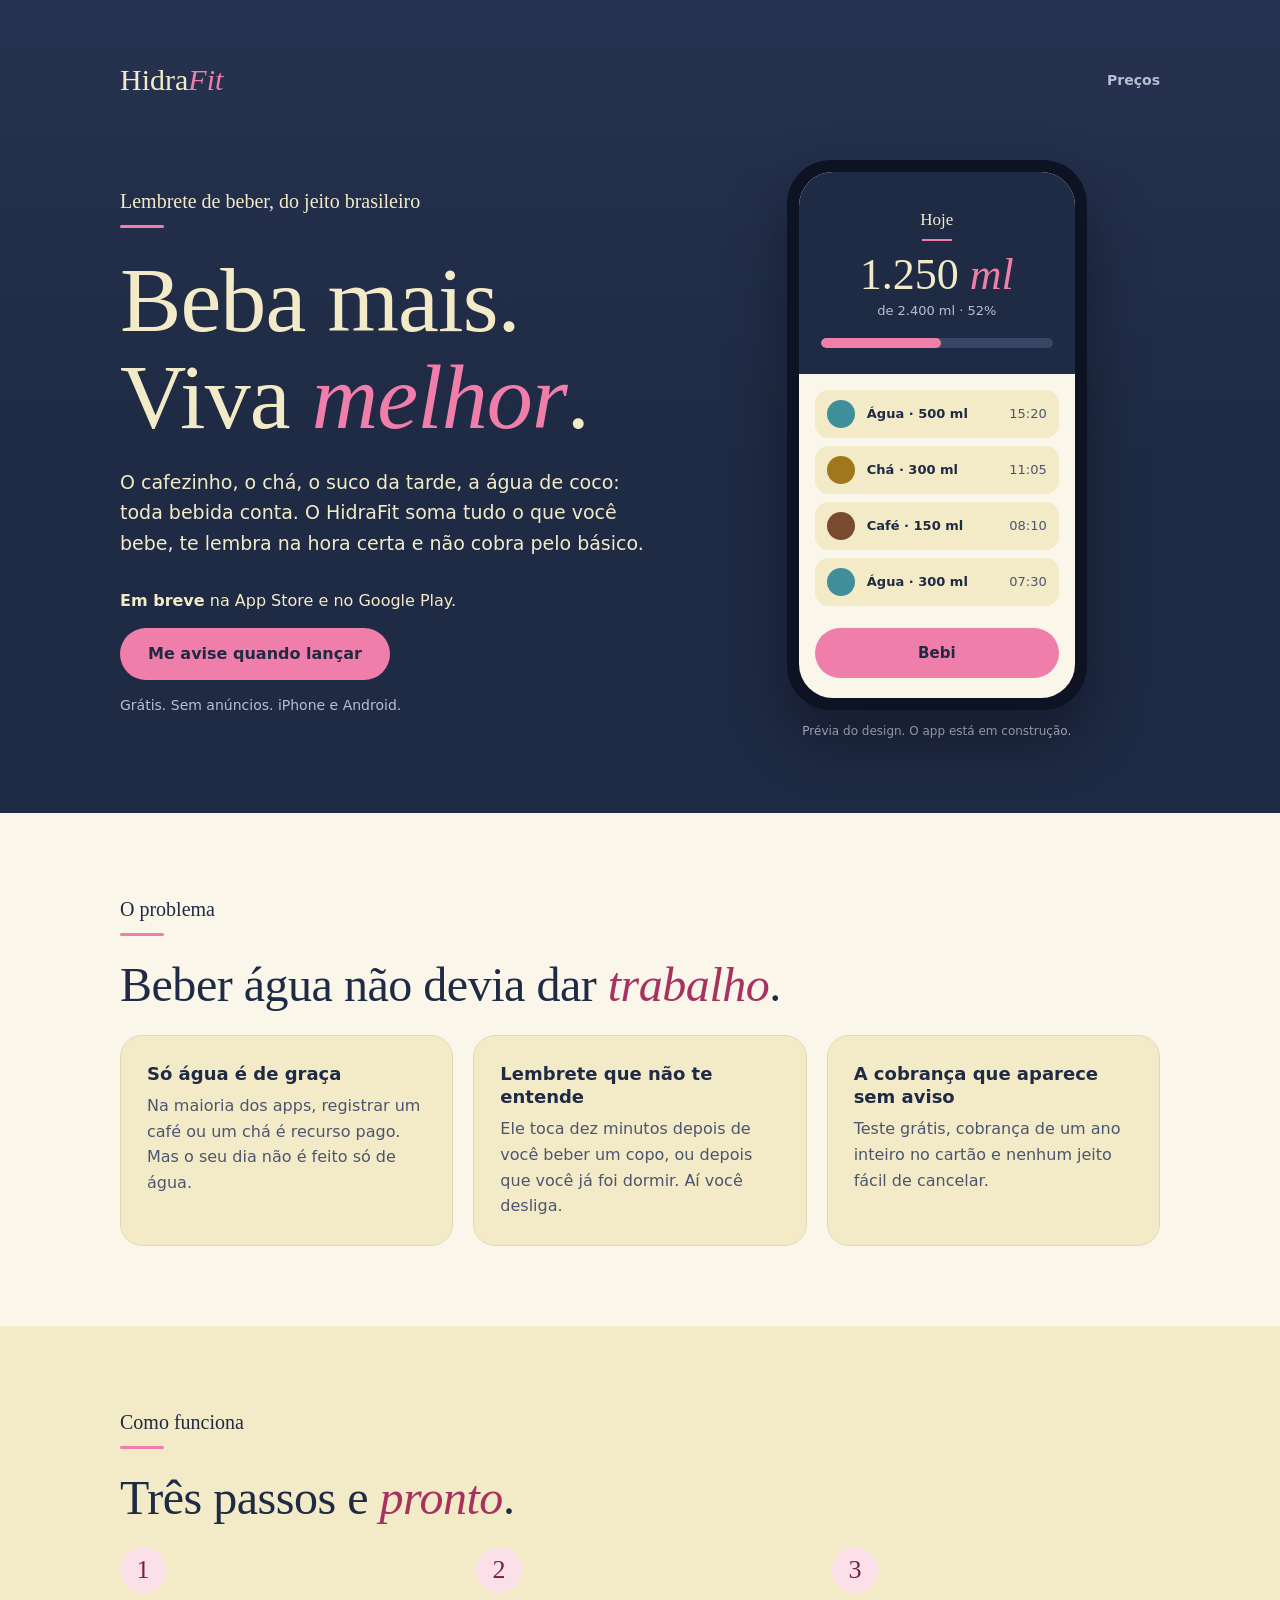
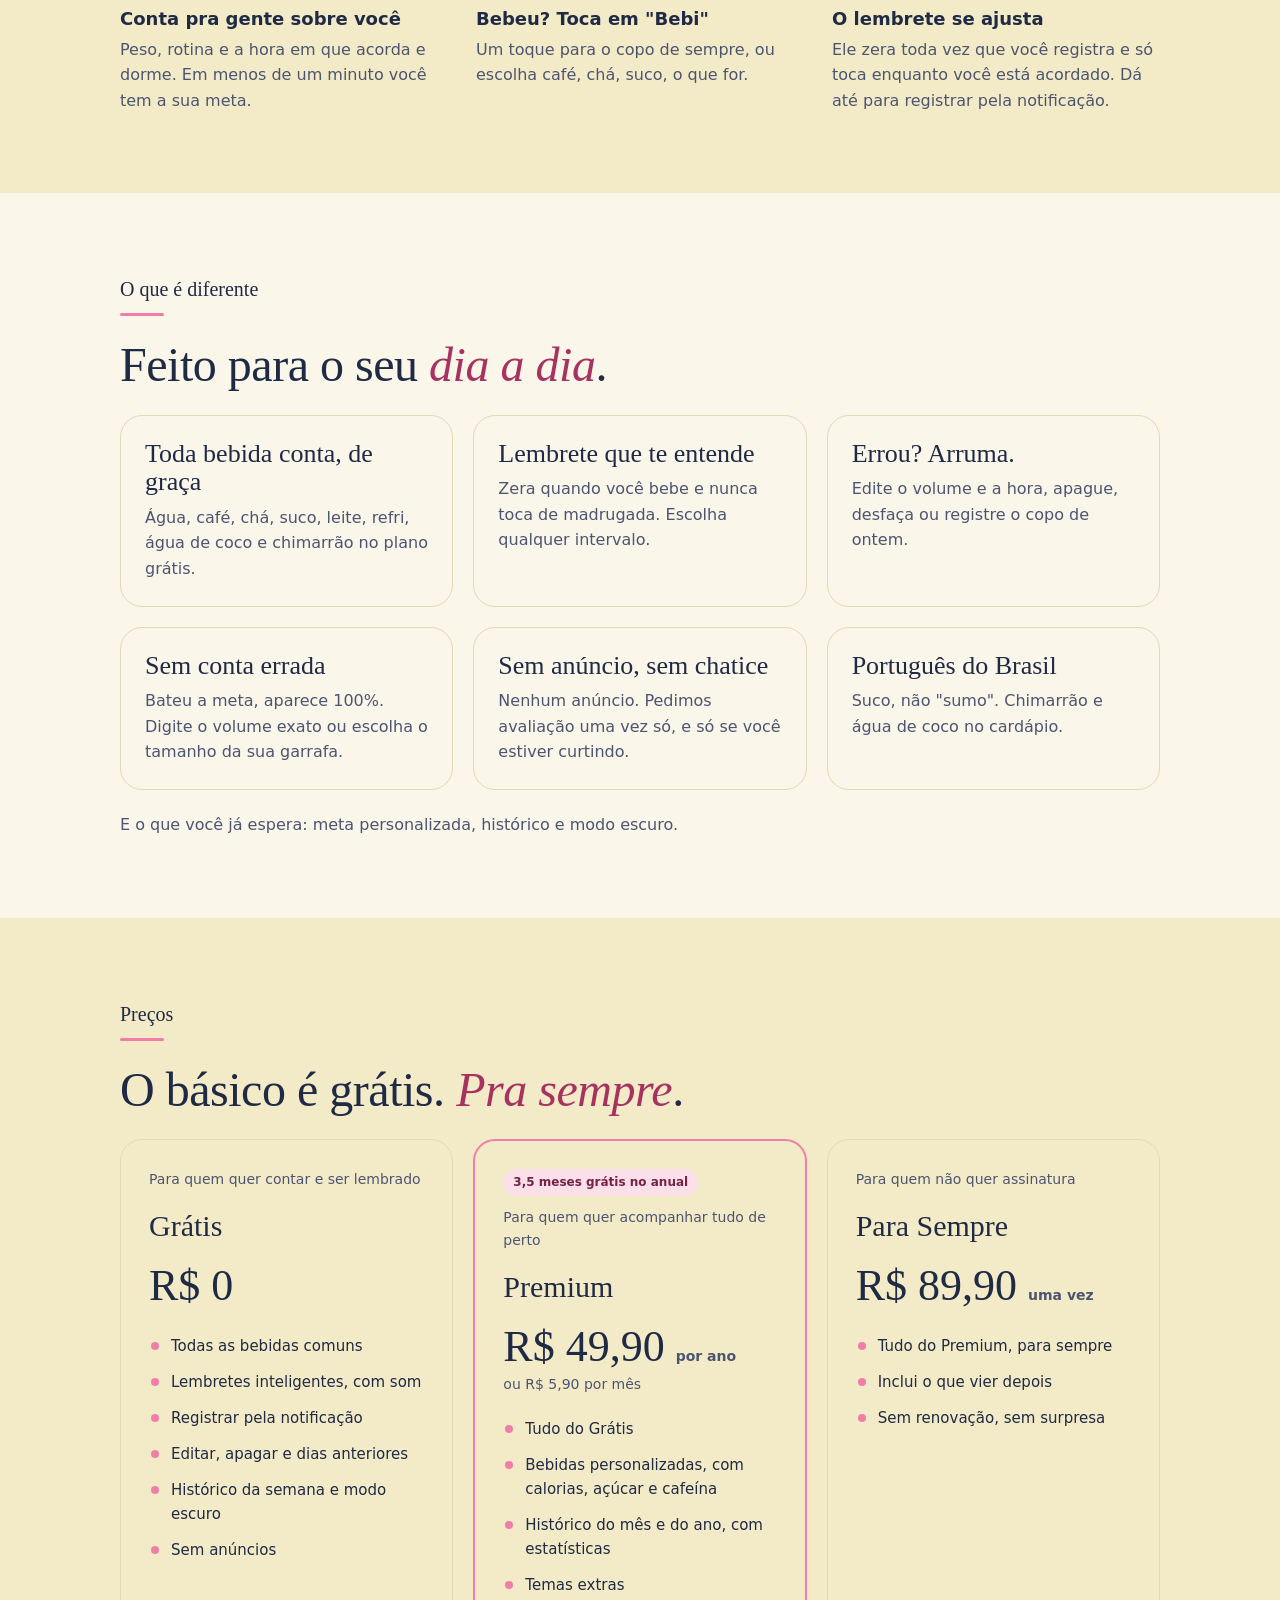
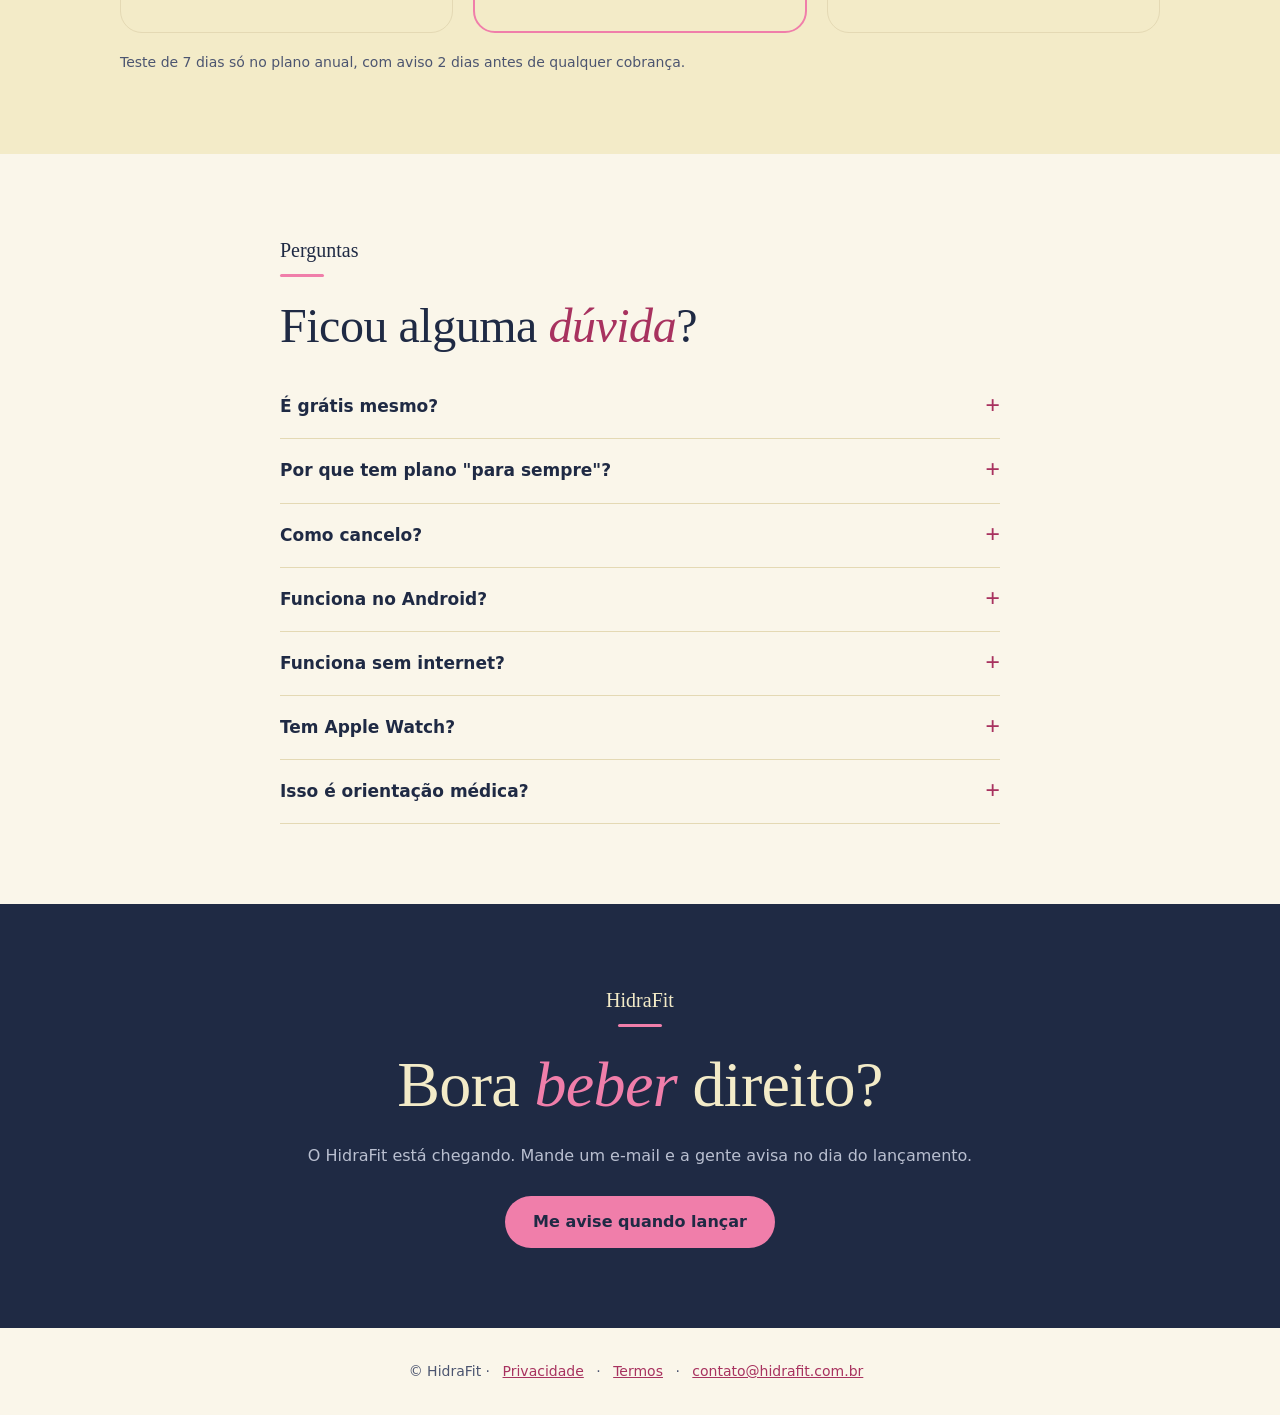
<file: index.html>
<!doctype html>
<html lang="pt-BR">
<head>
<meta charset="utf-8">
<meta name="viewport" content="width=device-width, initial-scale=1">
<meta http-equiv="Content-Security-Policy" content="default-src 'self'; script-src 'none'; style-src 'self' 'unsafe-inline' https://fonts.googleapis.com; font-src https://fonts.gstatic.com; img-src 'self' data:; object-src 'none'; base-uri 'self'; form-action 'none'">
<meta name="referrer" content="strict-origin-when-cross-origin">
<title>HidraFit · Beba mais. Viva melhor.</title>
<link rel="icon" type="image/png" href="favicon.png">
<meta name="description" content="O HidraFit soma tudo o que você bebe, te lembra na hora certa e não cobra pelo básico. Grátis, sem anúncios, para iPhone e Android.">
<meta property="og:title" content="HidraFit · Beba mais. Viva melhor.">
<meta property="og:description" content="Café, chá, suco, água de coco: tudo conta. Lembrete que te entende, sem anúncios.">
<meta property="og:type" content="website">
<meta property="og:url" content="https://hidrafit.com.br/">
<meta property="og:image" content="https://hidrafit.com.br/og.png">
<meta property="og:image:width" content="1200">
<meta property="og:image:height" content="630">
<meta property="og:image:alt" content="Logo do HidraFit, uma gota com uma pessoa dentro, e a frase Beba mais. Viva melhor.">
<meta property="og:locale" content="pt_BR">
<meta name="twitter:card" content="summary_large_image">
<link rel="preconnect" href="https://fonts.googleapis.com">
<link rel="preconnect" href="https://fonts.gstatic.com" crossorigin>
<link href="https://fonts.googleapis.com/css2?family=Instrument+Serif:ital@0;1&family=Montserrat:wght@500;600;700&display=swap" rel="stylesheet">
<style>
  /* Values from replica/design/tokens.json (light) and tokens.dark.json (dark). */
  :root{
    --bg:#faf6ea; --surface:#f3ebc8; --border:#e4d9b4; --border-input:#7a7258;
    --text:#1f2a44; --text-muted:#4c5570;
    --accent:#f07eaa; --on-accent:#1f2a44; --accent-text:#a8325f;
    --accent-soft:#fbe0ea; --on-accent-soft:#7a2047;
    --hero:#1f2a44; --on-hero:#f3ebc8; --hero-accent:#f07eaa; --hero-muted:#b9bfd0;
    --progress:#f07eaa; --progress-track:#3a4566;
    --success:#1f7a4d;
    --drink-water:#3f8f9b; --drink-coffee:#7a4a2e; --drink-tea:#a1771b;
    --display:'Instrument Serif', Georgia, serif;
    --sans:'Montserrat', system-ui, -apple-system, 'Segoe UI', Roboto, sans-serif;
    --r-md:14px; --r-lg:22px;
    --shadow-pop:0 12px 32px rgba(31,42,68,.20);
  }
  @media (prefers-color-scheme: dark){
    :root{
      --bg:#121828; --surface:#1f2a44; --border:#334063; --border-input:#8790aa;
      --text:#f3ebc8; --text-muted:#c2c4cc;
      --accent:#f07eaa; --on-accent:#121828; --accent-text:#f07eaa;
      --accent-soft:#4a2338; --on-accent-soft:#fbc6da;
      --success:#5fd39a;
      --drink-water:#6cc3cf; --drink-coffee:#c99a7a; --drink-tea:#e0b34f;
      --shadow-pop:0 12px 32px rgba(0,0,0,.45);
    }
  }
  *{box-sizing:border-box; margin:0; padding:0}
  html{scroll-behavior:smooth}
  body{background:var(--bg); color:var(--text); font:500 16px/1.6 var(--sans); -webkit-font-smoothing:antialiased}
  a{color:var(--accent-text)}
  .wrap{max-width:1080px; margin:0 auto; padding:0 20px}
  h1,h2{font-family:var(--display); font-weight:400; line-height:1.05; letter-spacing:-.01em}
  h1 em,h2 em{font-style:italic; color:var(--accent-text)}
  .hero h1 em,.closing h2 em{color:var(--hero-accent)}
  h2{font-size:clamp(34px,5vw,48px); margin-bottom:24px}
  section{padding:80px 0}
  .muted{color:var(--text-muted)}

  /* the label with the pink rule, as in the owner's Reels */
  .tag{display:inline-block; font-family:var(--display); font-size:20px; padding-bottom:6px; margin-bottom:18px}
  .tag::after{content:""; display:block; width:44px; height:3px; margin:8px auto 0; background:var(--accent); border-radius:2px}
  .tag.left::after{margin-left:0}

  .btn{display:inline-block; background:var(--accent); color:var(--on-accent); font:700 16px/1 var(--sans);
       padding:18px 28px; border-radius:999px; border:0; cursor:pointer; text-decoration:none;
       transition:transform .12s cubic-bezier(.2,.8,.2,1), box-shadow .12s}
  .btn:hover{transform:translateY(-1px); box-shadow:var(--shadow-pop)}
  .btn:focus-visible{outline:3px solid var(--on-hero); outline-offset:3px}

  /* hero: the navy veil */
  .hero{background:linear-gradient(180deg,#26324f 0%, var(--hero) 55%); color:var(--on-hero); padding:56px 0 72px; overflow:hidden}
  .nav{display:flex; justify-content:space-between; align-items:center; margin-bottom:56px}
  .logo{font-family:var(--display); font-size:30px; color:var(--on-hero); text-decoration:none}
  .logo em{color:var(--hero-accent)}
  .nav a.small{color:var(--hero-muted); font-weight:600; font-size:14px; text-decoration:none}
  .hero-grid{display:grid; grid-template-columns:1.1fr .9fr; gap:48px; align-items:center}
  .hero .tag{color:var(--on-hero)}
  .hero h1{font-size:clamp(52px,8vw,92px); margin-bottom:22px}
  .hero p.lead{font-size:19px; color:var(--on-hero); max-width:30em; margin-bottom:30px}
  .hero .fine{margin-top:14px; font-size:14px; color:var(--hero-muted)}

  /* app preview, built from tokens; replace with a real screenshot after the build */
  .phone{width:300px; margin:0 auto; background:#0d1322; border-radius:44px; padding:12px; box-shadow:0 30px 60px rgba(0,0,0,.35); position:relative}
  .screen{background:#faf6ea; border-radius:34px; overflow:hidden; color:#1f2a44}
  .veil{background:#1f2a44; color:#f3ebc8; padding:34px 22px 26px; text-align:center}
  .veil .day{font-family:var(--display); font-size:17px}
  .veil .day::after{content:""; display:block; width:30px; height:2px; background:#f07eaa; margin:6px auto 12px}
  .veil .total{font-family:var(--display); font-size:44px; line-height:1}
  .veil .total em{font-style:italic; color:#f07eaa}
  .veil .of{font-size:13px; color:#b9bfd0; margin-top:4px}
  .bar{height:10px; background:#3a4566; border-radius:999px; margin-top:16px; overflow:hidden}
  .bar i{display:block; height:100%; width:52%; background:#f07eaa; border-radius:999px}
  .logs{padding:16px 16px 8px}
  .log{display:flex; align-items:center; gap:12px; padding:10px 12px; background:#f3ebc8; border-radius:14px; margin-bottom:8px; font-size:13px; font-weight:600}
  .dot{width:28px; height:28px; border-radius:50%; flex:none}
  .log span.t{margin-left:auto; color:#4c5570; font-weight:500}
  .bebi{margin:6px 16px 20px; text-align:center; background:#f07eaa; color:#1f2a44; font-weight:700; border-radius:999px; padding:13px; font-size:15px}
  .preview-note{display:block; text-align:center; font-size:12px; color:var(--hero-muted); margin-top:12px}

  /* problem */
  .problems{display:grid; grid-template-columns:repeat(3,1fr); gap:20px}
  .card{background:var(--surface); border:1px solid var(--border); border-radius:var(--r-lg); padding:26px}
  .card h3{font:700 18px/1.3 var(--sans); margin-bottom:8px}

  /* steps */
  .steps{display:grid; grid-template-columns:repeat(3,1fr); gap:28px; counter-reset:s}
  .step{counter-increment:s}
  .step::before{content:counter(s); display:flex; align-items:center; justify-content:center; width:46px; height:46px; border-radius:50%;
                background:var(--accent-soft); color:var(--on-accent-soft); font:400 26px/1 var(--display); margin-bottom:14px}
  .step h3{font:700 18px/1.3 var(--sans); margin-bottom:6px}

  /* features */
  .features{display:grid; grid-template-columns:repeat(3,1fr); gap:20px}
  .feature{padding:24px; border-radius:var(--r-lg); border:1px solid var(--border)}
  .feature h3{font-family:var(--display); font-weight:400; font-size:26px; line-height:1.1; margin-bottom:8px}
  .parity{margin-top:22px}

  /* pricing */
  .plans{display:grid; grid-template-columns:repeat(3,1fr); gap:20px; align-items:stretch}
  .plan{background:var(--surface); border:1px solid var(--border); border-radius:var(--r-lg); padding:28px; display:flex; flex-direction:column}
  .plan.best{border:2px solid var(--accent)}
  .plan .who{font-size:14px; color:var(--text-muted); margin-bottom:12px}
  .plan h3{font-family:var(--display); font-weight:400; font-size:30px}
  .price{font-family:var(--display); font-size:44px; line-height:1; margin:14px 0 4px}
  .price small{font:600 14px var(--sans); color:var(--text-muted)}
  .plan ul{list-style:none; margin-top:16px; font-size:15px}
  .plan li{padding:6px 0 6px 22px; position:relative}
  .plan li::before{content:""; position:absolute; left:2px; top:14px; width:8px; height:8px; border-radius:50%; background:var(--accent)}
  .badge{align-self:flex-start; background:var(--accent-soft); color:var(--on-accent-soft); font-size:12px; font-weight:700; padding:4px 10px; border-radius:999px; margin-bottom:10px}
  .trial{margin-top:18px; font-size:14px}

  /* faq */
  details{border-bottom:1px solid var(--border); padding:18px 0}
  summary{cursor:pointer; font-weight:700; font-size:17px; list-style:none}
  summary::-webkit-details-marker{display:none}
  summary::after{content:"+"; float:right; font-family:var(--display); font-size:26px; line-height:1; color:var(--accent-text)}
  details[open] summary::after{content:"–"}
  details p{margin-top:10px; color:var(--text-muted)}

  /* closing */
  .closing{background:var(--hero); color:var(--on-hero); text-align:center}
  .closing h2{font-size:clamp(40px,6vw,64px)}
  .closing p{color:var(--hero-muted); margin-bottom:28px}
  .soon{margin:0 0 14px}
  form{display:flex; gap:10px; justify-content:center; flex-wrap:wrap; max-width:520px; margin:0 auto}
  input[type=email]{flex:1 1 260px; padding:16px 20px; border-radius:999px; border:1px solid var(--hero-muted); background:transparent; color:var(--on-hero); font:500 16px var(--sans)}
  input[type=email]::placeholder{color:var(--hero-muted)}
  input[type=email]:focus-visible{outline:3px solid var(--hero-accent); outline-offset:2px}
  .hero form{justify-content:flex-start; margin:0}

  footer{padding:32px 0; font-size:14px; color:var(--text-muted); text-align:center}
  footer a{margin:0 8px}

  @media (max-width:860px){
    .hero-grid,.problems,.steps,.features,.plans{grid-template-columns:1fr}
    .hero-grid{gap:44px}
    section{padding:60px 0}
  }
</style>
</head>
<body>

<header class="hero">
  <div class="wrap">
    <nav class="nav">
      <a class="logo" href="#">Hidra<em>Fit</em></a>
      <a class="small" href="#precos">Preços</a>
    </nav>
    <div class="hero-grid">
      <div>
        <span class="tag left">Lembrete de beber, do jeito brasileiro</span>
        <h1>Beba mais. Viva <em>melhor</em>.</h1>
        <p class="lead">O cafezinho, o chá, o suco da tarde, a água de coco: toda bebida conta. O HidraFit soma tudo o que você bebe, te lembra na hora certa e não cobra pelo básico.</p>
        <p class="soon"><strong>Em breve</strong> na App Store e no Google Play.</p>
        <a class="btn" href="mailto:contato@hidrafit.com.br?subject=Quero%20saber%20quando%20o%20HidraFit%20lan%C3%A7ar">Me avise quando lançar</a>
        <p class="fine">Grátis. Sem anúncios. iPhone e Android.</p>
      </div>
      <div>
        <div class="phone" aria-label="Prévia da tela inicial do HidraFit">
          <div class="screen">
            <div class="veil">
              <div class="day">Hoje</div>
              <div class="total">1.250 <em>ml</em></div>
              <div class="of">de 2.400 ml · 52%</div>
              <div class="bar"><i></i></div>
            </div>
            <div class="logs">
              <div class="log"><span class="dot" style="background:#3f8f9b"></span>Água · 500 ml<span class="t">15:20</span></div>
              <div class="log"><span class="dot" style="background:#a1771b"></span>Chá · 300 ml<span class="t">11:05</span></div>
              <div class="log"><span class="dot" style="background:#7a4a2e"></span>Café · 150 ml<span class="t">08:10</span></div>
              <div class="log"><span class="dot" style="background:#3f8f9b"></span>Água · 300 ml<span class="t">07:30</span></div>
            </div>
            <div class="bebi">Bebi</div>
          </div>
        </div>
        <span class="preview-note">Prévia do design. O app está em construção.</span>
      </div>
    </div>
  </div>
</header>

<main>
  <section>
    <div class="wrap">
      <span class="tag left">O problema</span>
      <h2>Beber água não devia dar <em>trabalho</em>.</h2>
      <div class="problems">
        <div class="card"><h3>Só água é de graça</h3><p class="muted">Na maioria dos apps, registrar um café ou um chá é recurso pago. Mas o seu dia não é feito só de água.</p></div>
        <div class="card"><h3>Lembrete que não te entende</h3><p class="muted">Ele toca dez minutos depois de você beber um copo, ou depois que você já foi dormir. Aí você desliga.</p></div>
        <div class="card"><h3>A cobrança que aparece sem aviso</h3><p class="muted">Teste grátis, cobrança de um ano inteiro no cartão e nenhum jeito fácil de cancelar.</p></div>
      </div>
    </div>
  </section>

  <section style="background:var(--surface)">
    <div class="wrap">
      <span class="tag left">Como funciona</span>
      <h2>Três passos e <em>pronto</em>.</h2>
      <div class="steps">
        <div class="step"><h3>Conta pra gente sobre você</h3><p class="muted">Peso, rotina e a hora em que acorda e dorme. Em menos de um minuto você tem a sua meta.</p></div>
        <div class="step"><h3>Bebeu? Toca em "Bebi"</h3><p class="muted">Um toque para o copo de sempre, ou escolha café, chá, suco, o que for.</p></div>
        <div class="step"><h3>O lembrete se ajusta</h3><p class="muted">Ele zera toda vez que você registra e só toca enquanto você está acordado. Dá até para registrar pela notificação.</p></div>
      </div>
    </div>
  </section>

  <section>
    <div class="wrap">
      <span class="tag left">O que é diferente</span>
      <h2>Feito para o seu <em>dia a dia</em>.</h2>
      <div class="features">
        <div class="feature"><h3>Toda bebida conta, de graça</h3><p class="muted">Água, café, chá, suco, leite, refri, água de coco e chimarrão no plano grátis.</p></div>
        <div class="feature"><h3>Lembrete que te entende</h3><p class="muted">Zera quando você bebe e nunca toca de madrugada. Escolha qualquer intervalo.</p></div>
        <div class="feature"><h3>Errou? Arruma.</h3><p class="muted">Edite o volume e a hora, apague, desfaça ou registre o copo de ontem.</p></div>
        <div class="feature"><h3>Sem conta errada</h3><p class="muted">Bateu a meta, aparece 100%. Digite o volume exato ou escolha o tamanho da sua garrafa.</p></div>
        <div class="feature"><h3>Sem anúncio, sem chatice</h3><p class="muted">Nenhum anúncio. Pedimos avaliação uma vez só, e só se você estiver curtindo.</p></div>
        <div class="feature"><h3>Português do Brasil</h3><p class="muted">Suco, não "sumo". Chimarrão e água de coco no cardápio.</p></div>
      </div>
      <p class="parity muted">E o que você já espera: meta personalizada, histórico e modo escuro.</p>
    </div>
  </section>

  <section id="precos" style="background:var(--surface)">
    <div class="wrap">
      <span class="tag left">Preços</span>
      <h2>O básico é grátis. <em>Pra sempre</em>.</h2>
      <div class="plans">
        <div class="plan">
          <p class="who">Para quem quer contar e ser lembrado</p>
          <h3>Grátis</h3>
          <p class="price">R$ 0</p>
          <ul>
            <li>Todas as bebidas comuns</li>
            <li>Lembretes inteligentes, com som</li>
            <li>Registrar pela notificação</li>
            <li>Editar, apagar e dias anteriores</li>
            <li>Histórico da semana e modo escuro</li>
            <li>Sem anúncios</li>
          </ul>
        </div>
        <div class="plan best">
          <span class="badge">3,5 meses grátis no anual</span>
          <p class="who">Para quem quer acompanhar tudo de perto</p>
          <h3>Premium</h3>
          <p class="price">R$ 49,90 <small>por ano</small></p>
          <p class="muted" style="font-size:14px">ou R$ 5,90 por mês</p>
          <ul>
            <li>Tudo do Grátis</li>
            <li>Bebidas personalizadas, com calorias, açúcar e cafeína</li>
            <li>Histórico do mês e do ano, com estatísticas</li>
            <li>Temas extras</li>
          </ul>
        </div>
        <div class="plan">
          <p class="who">Para quem não quer assinatura</p>
          <h3>Para Sempre</h3>
          <p class="price">R$ 89,90 <small>uma vez</small></p>
          <ul>
            <li>Tudo do Premium, para sempre</li>
            <li>Inclui o que vier depois</li>
            <li>Sem renovação, sem surpresa</li>
          </ul>
        </div>
      </div>
      <p class="trial muted">Teste de 7 dias só no plano anual, com aviso 2 dias antes de qualquer cobrança.</p>
    </div>
  </section>

  <section>
    <div class="wrap" style="max-width:760px">
      <span class="tag left">Perguntas</span>
      <h2>Ficou alguma <em>dúvida</em>?</h2>
      <details><summary>É grátis mesmo?</summary><p>Sim. Registrar qualquer bebida comum, os lembretes e o histórico da semana são grátis pra sempre, e sem anúncios.</p></details>
      <details><summary>Por que tem plano "para sempre"?</summary><p>Porque muita gente não quer mais uma assinatura na vida. Pague uma vez e pronto.</p></details>
      <details><summary>Como cancelo?</summary><p>Em Configurações → Assinatura, em dois toques. E a gente avisa 2 dias antes do teste acabar.</p></details>
      <details><summary>Funciona no Android?</summary><p>Sim, iPhone e Android desde o lançamento.</p></details>
      <details><summary>Funciona sem internet?</summary><p>Sim. Seus registros ficam no celular.</p></details>
      <details><summary>Tem Apple Watch?</summary><p>Ainda não. Estamos focando em deixar o celular perfeito primeiro.</p></details>
      <details><summary>Isso é orientação médica?</summary><p>Não. A meta é uma estimativa geral. Se você tem alguma condição de saúde, siga o que seu médico disser.</p></details>
    </div>
  </section>

  <section class="closing">
    <div class="wrap">
      <span class="tag">HidraFit</span>
      <h2>Bora <em>beber</em> direito?</h2>
      <p>O HidraFit está chegando. Mande um e-mail e a gente avisa no dia do lançamento.</p>
      <a class="btn" href="mailto:contato@hidrafit.com.br?subject=Quero%20saber%20quando%20o%20HidraFit%20lan%C3%A7ar">Me avise quando lançar</a>
    </div>
  </section>
</main>

<footer>
  <div class="wrap">
    © HidraFit · <a href="privacidade/">Privacidade</a> · <a href="termos/">Termos</a> · <a href="mailto:contato@hidrafit.com.br">contato@hidrafit.com.br</a>
  </div>
</footer>

</body>
</html>
</file>
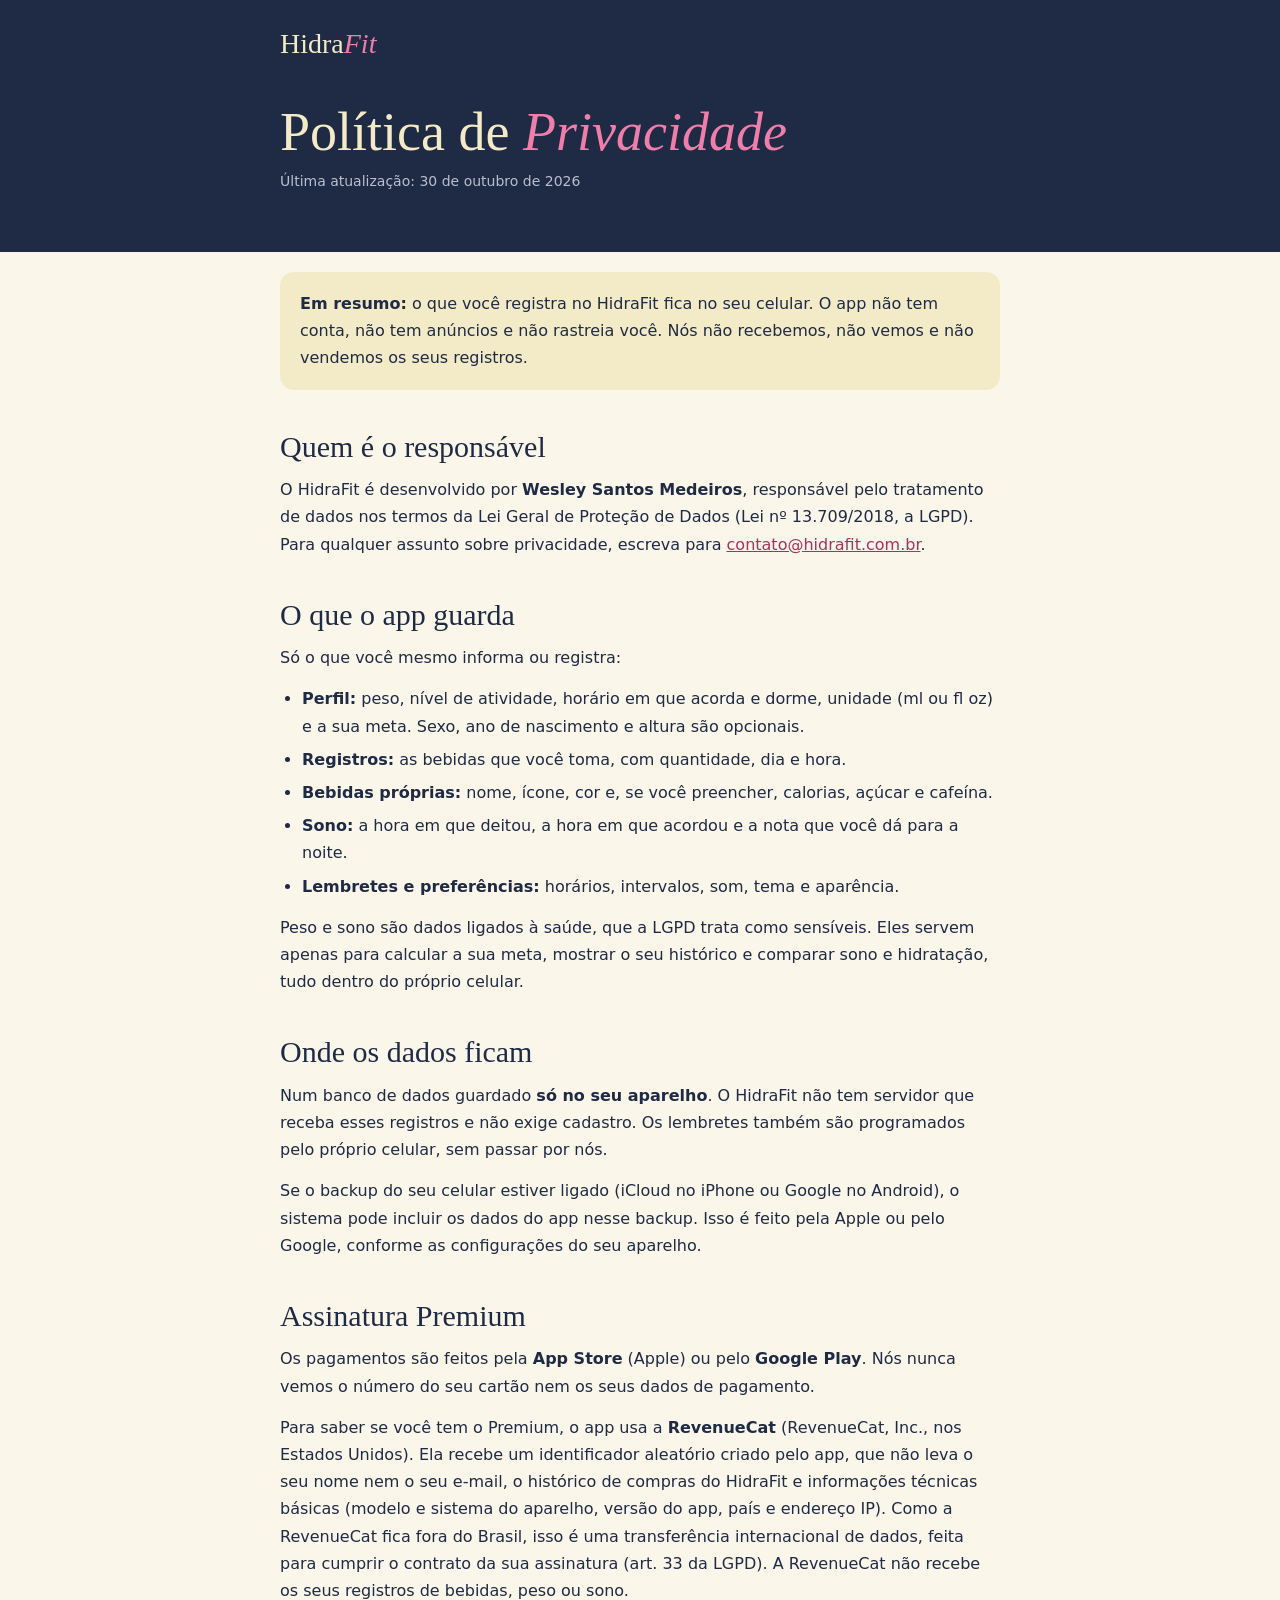
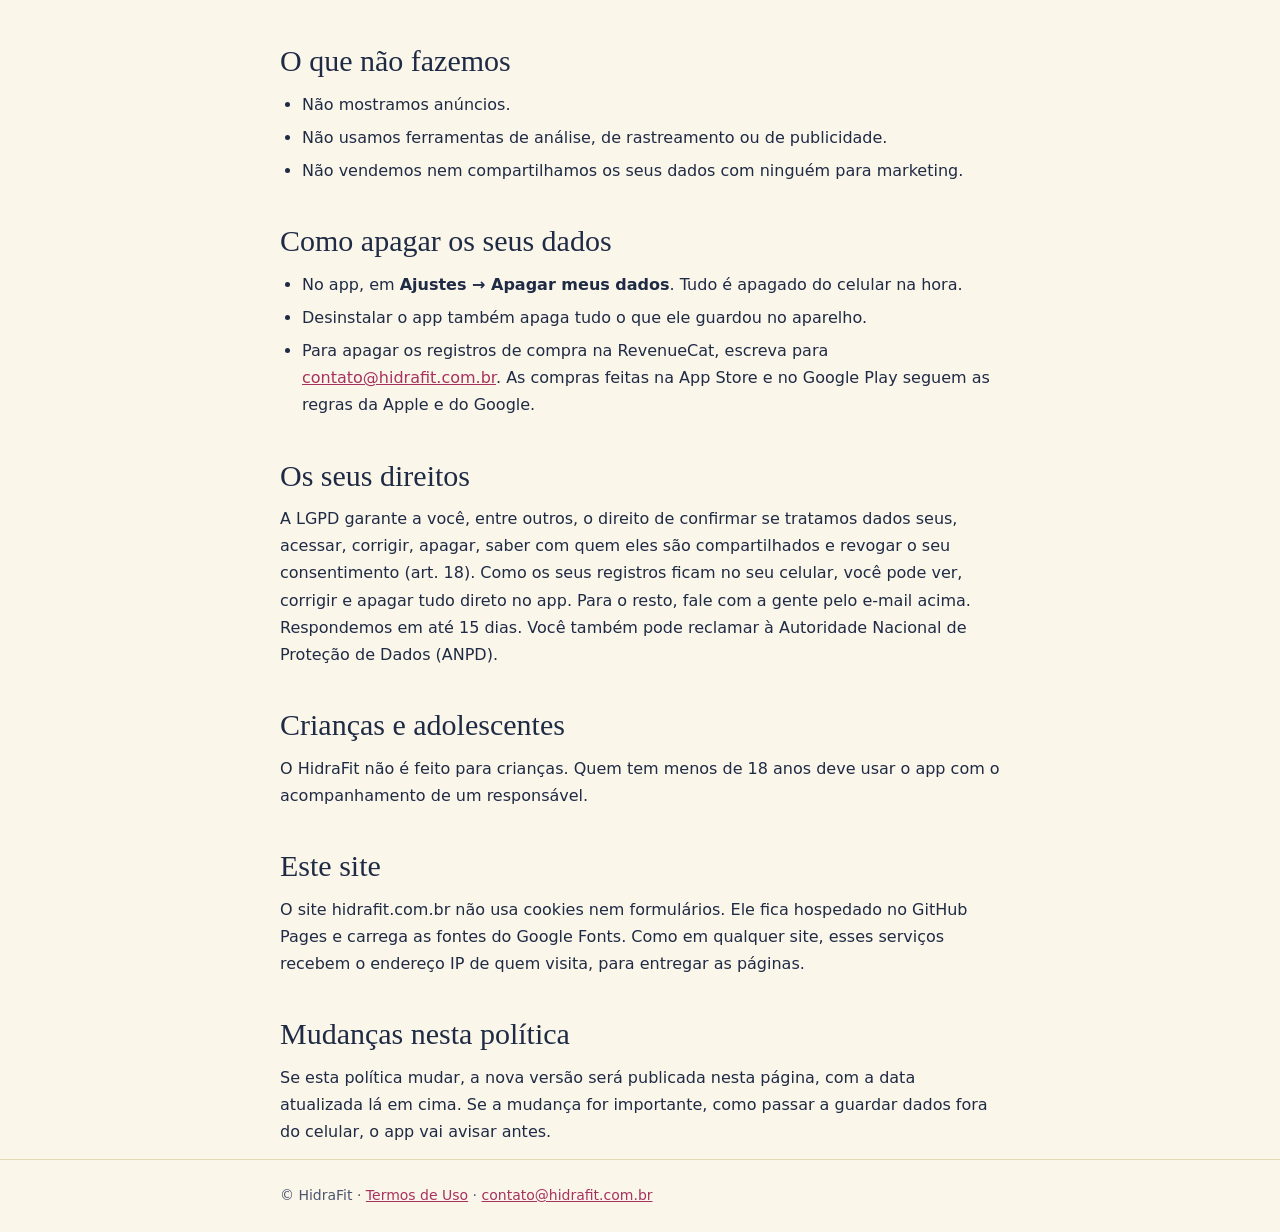
<file: privacidade/index.html>
<!doctype html>
<html lang="pt-BR">
<head>
<meta charset="utf-8">
<meta name="viewport" content="width=device-width, initial-scale=1">
<meta http-equiv="Content-Security-Policy" content="default-src 'self'; script-src 'none'; style-src 'self' 'unsafe-inline' https://fonts.googleapis.com; font-src https://fonts.gstatic.com; img-src 'self' data:; object-src 'none'; base-uri 'self'; form-action 'none'">
<meta name="referrer" content="strict-origin-when-cross-origin">
<title>Política de Privacidade · HidraFit</title>
<link rel="icon" type="image/png" href="../favicon.png">
<meta name="description" content="Como o HidraFit trata os seus dados: tudo fica no seu celular, sem conta, sem anúncios e sem rastreamento.">
<meta property="og:title" content="Política de Privacidade · HidraFit">
<meta property="og:description" content="Como o HidraFit trata os seus dados: tudo fica no seu celular, sem conta, sem anúncios e sem rastreamento.">
<meta property="og:type" content="website">
<meta property="og:url" content="https://hidrafit.com.br/privacidade/">
<meta property="og:image" content="https://hidrafit.com.br/og.png">
<meta property="og:image:width" content="1200">
<meta property="og:image:height" content="630">
<meta property="og:image:alt" content="Logo do HidraFit, uma gota com uma pessoa dentro, e a frase Beba mais. Viva melhor.">
<meta property="og:locale" content="pt_BR">
<meta name="twitter:card" content="summary_large_image">
<link rel="preconnect" href="https://fonts.googleapis.com">
<link rel="preconnect" href="https://fonts.gstatic.com" crossorigin>
<link href="https://fonts.googleapis.com/css2?family=Instrument+Serif:ital@0;1&family=Montserrat:wght@500;600;700&display=swap" rel="stylesheet">
<link rel="stylesheet" href="../legal.css">
</head>
<body>
<header>
  <div class="wrap">
    <a class="logo" href="../">Hidra<em>Fit</em></a>
    <h1>Política de <em>Privacidade</em></h1>
    <p class="updated">Última atualização: 30 de outubro de 2026</p>
  </div>
</header>

<main class="wrap">
  <div class="box">
    <p><strong>Em resumo:</strong> o que você registra no HidraFit fica no seu celular. O app não tem conta,
    não tem anúncios e não rastreia você. Nós não recebemos, não vemos e não vendemos os seus registros.</p>
  </div>

  <h2>Quem é o responsável</h2>
  <p>O HidraFit é desenvolvido por <strong>Wesley Santos Medeiros</strong>, responsável pelo tratamento de
  dados nos termos da Lei Geral de Proteção de Dados (Lei nº 13.709/2018, a LGPD). Para qualquer assunto
  sobre privacidade, escreva para <a href="mailto:contato@hidrafit.com.br">contato@hidrafit.com.br</a>.</p>

  <h2>O que o app guarda</h2>
  <p>Só o que você mesmo informa ou registra:</p>
  <ul>
    <li><strong>Perfil:</strong> peso, nível de atividade, horário em que acorda e dorme, unidade (ml ou fl oz)
    e a sua meta. Sexo, ano de nascimento e altura são opcionais.</li>
    <li><strong>Registros:</strong> as bebidas que você toma, com quantidade, dia e hora.</li>
    <li><strong>Bebidas próprias:</strong> nome, ícone, cor e, se você preencher, calorias, açúcar e cafeína.</li>
    <li><strong>Sono:</strong> a hora em que deitou, a hora em que acordou e a nota que você dá para a noite.</li>
    <li><strong>Lembretes e preferências:</strong> horários, intervalos, som, tema e aparência.</li>
  </ul>
  <p>Peso e sono são dados ligados à saúde, que a LGPD trata como sensíveis. Eles servem apenas para calcular a
  sua meta, mostrar o seu histórico e comparar sono e hidratação, tudo dentro do próprio celular.</p>

  <h2>Onde os dados ficam</h2>
  <p>Num banco de dados guardado <strong>só no seu aparelho</strong>. O HidraFit não tem servidor que receba esses
  registros e não exige cadastro. Os lembretes também são programados pelo próprio celular, sem passar por nós.</p>
  <p>Se o backup do seu celular estiver ligado (iCloud no iPhone ou Google no Android), o sistema pode incluir os
  dados do app nesse backup. Isso é feito pela Apple ou pelo Google, conforme as configurações do seu aparelho.</p>

  <h2>Assinatura Premium</h2>
  <p>Os pagamentos são feitos pela <strong>App Store</strong> (Apple) ou pelo <strong>Google Play</strong>. Nós
  nunca vemos o número do seu cartão nem os seus dados de pagamento.</p>
  <p>Para saber se você tem o Premium, o app usa a <strong>RevenueCat</strong> (RevenueCat, Inc., nos Estados
  Unidos). Ela recebe um identificador aleatório criado pelo app, que não leva o seu nome nem o seu e-mail, o
  histórico de compras do HidraFit e informações técnicas básicas (modelo e sistema do aparelho, versão do app,
  país e endereço IP). Como a RevenueCat fica fora do Brasil, isso é uma transferência internacional de dados,
  feita para cumprir o contrato da sua assinatura (art. 33 da LGPD). A RevenueCat não recebe os seus registros
  de bebidas, peso ou sono.</p>

  <h2>O que não fazemos</h2>
  <ul>
    <li>Não mostramos anúncios.</li>
    <li>Não usamos ferramentas de análise, de rastreamento ou de publicidade.</li>
    <li>Não vendemos nem compartilhamos os seus dados com ninguém para marketing.</li>
  </ul>

  <h2>Como apagar os seus dados</h2>
  <ul>
    <li>No app, em <strong>Ajustes → Apagar meus dados</strong>. Tudo é apagado do celular na hora.</li>
    <li>Desinstalar o app também apaga tudo o que ele guardou no aparelho.</li>
    <li>Para apagar os registros de compra na RevenueCat, escreva para
    <a href="mailto:contato@hidrafit.com.br">contato@hidrafit.com.br</a>. As compras feitas na App Store e no
    Google Play seguem as regras da Apple e do Google.</li>
  </ul>

  <h2>Os seus direitos</h2>
  <p>A LGPD garante a você, entre outros, o direito de confirmar se tratamos dados seus, acessar, corrigir,
  apagar, saber com quem eles são compartilhados e revogar o seu consentimento (art. 18). Como os seus registros
  ficam no seu celular, você pode ver, corrigir e apagar tudo direto no app. Para o resto, fale com a gente pelo
  e-mail acima. Respondemos em até 15 dias. Você também pode reclamar à Autoridade Nacional de Proteção de Dados
  (ANPD).</p>

  <h2>Crianças e adolescentes</h2>
  <p>O HidraFit não é feito para crianças. Quem tem menos de 18 anos deve usar o app com o acompanhamento de
  um responsável.</p>

  <h2>Este site</h2>
  <p>O site hidrafit.com.br não usa cookies nem formulários. Ele fica hospedado no GitHub Pages e carrega as fontes
  do Google Fonts. Como em qualquer site, esses serviços recebem o endereço IP de quem visita, para entregar as
  páginas.</p>

  <h2>Mudanças nesta política</h2>
  <p>Se esta política mudar, a nova versão será publicada nesta página, com a data atualizada lá em cima. Se a
  mudança for importante, como passar a guardar dados fora do celular, o app vai avisar antes.</p>
</main>

<footer>
  <div class="wrap">© HidraFit · <a href="../termos/">Termos de Uso</a> · <a href="mailto:contato@hidrafit.com.br">contato@hidrafit.com.br</a></div>
</footer>
</body>
</html>
</file>
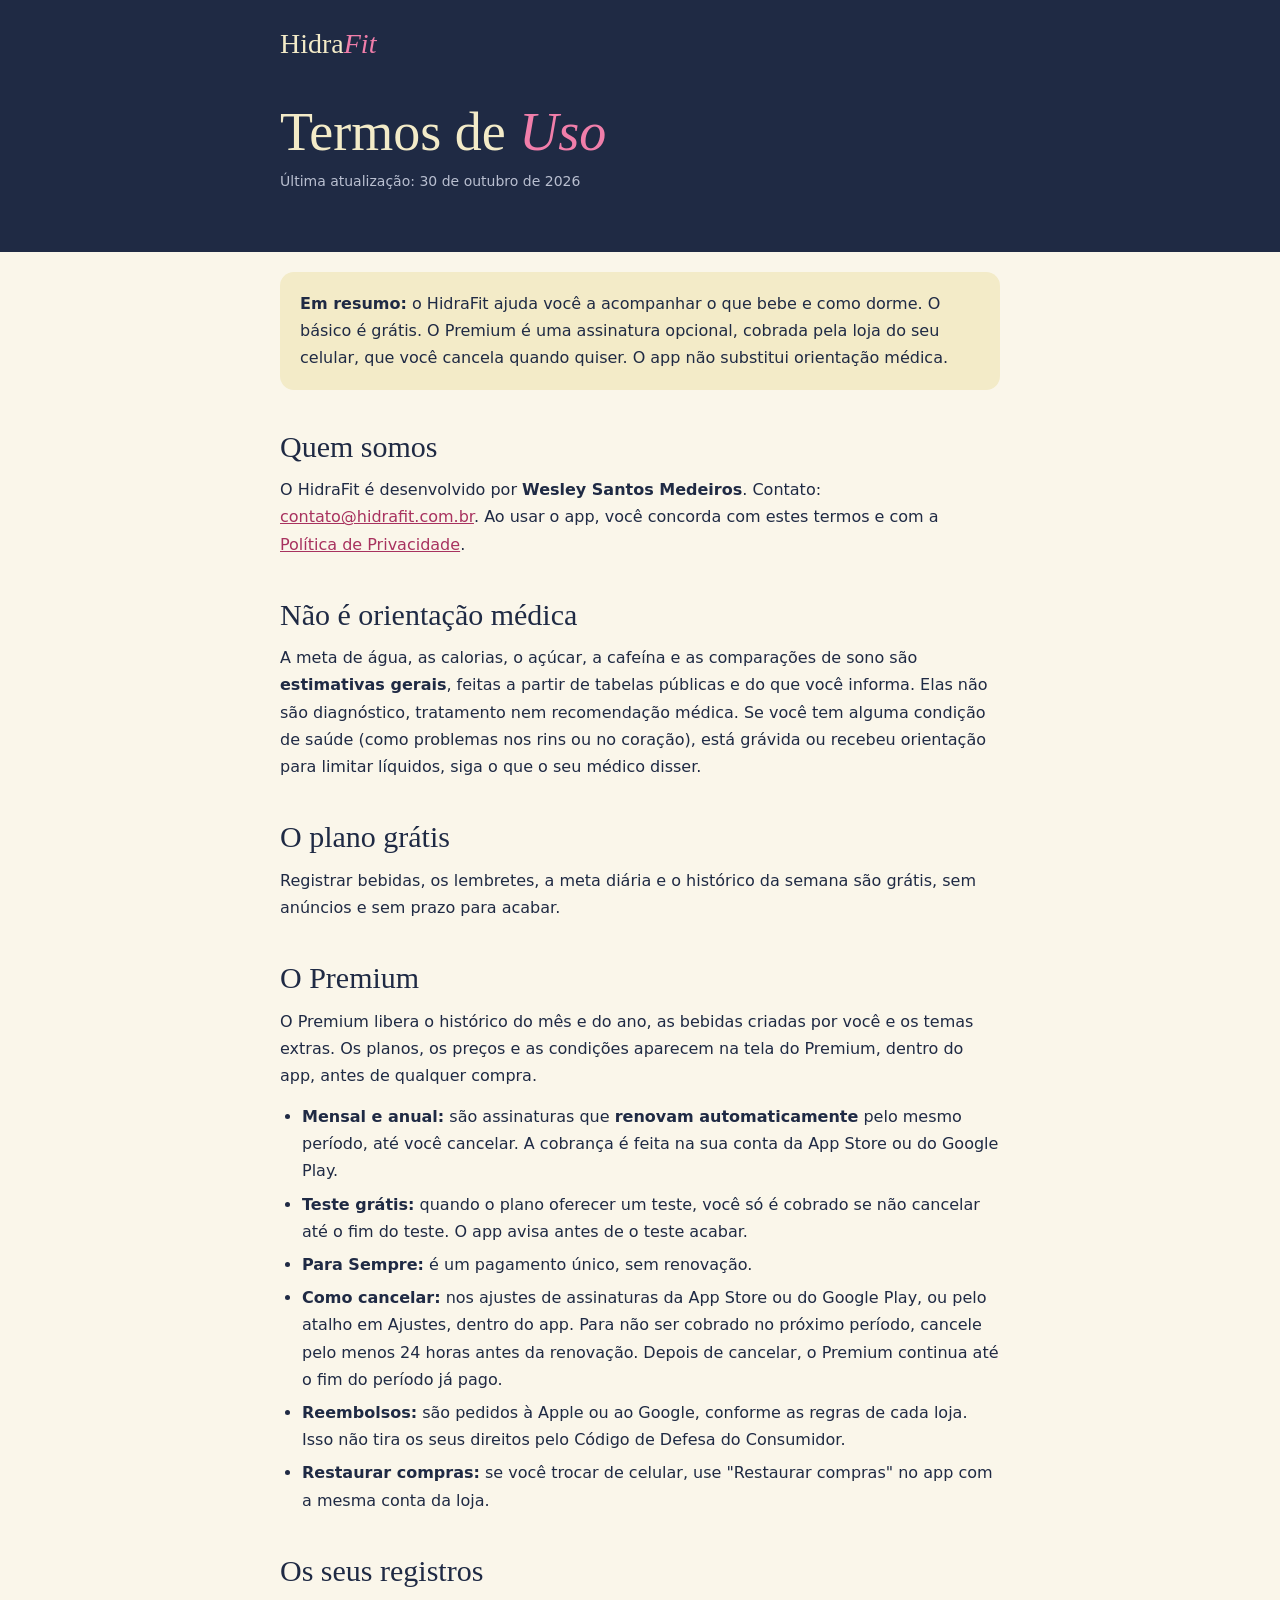
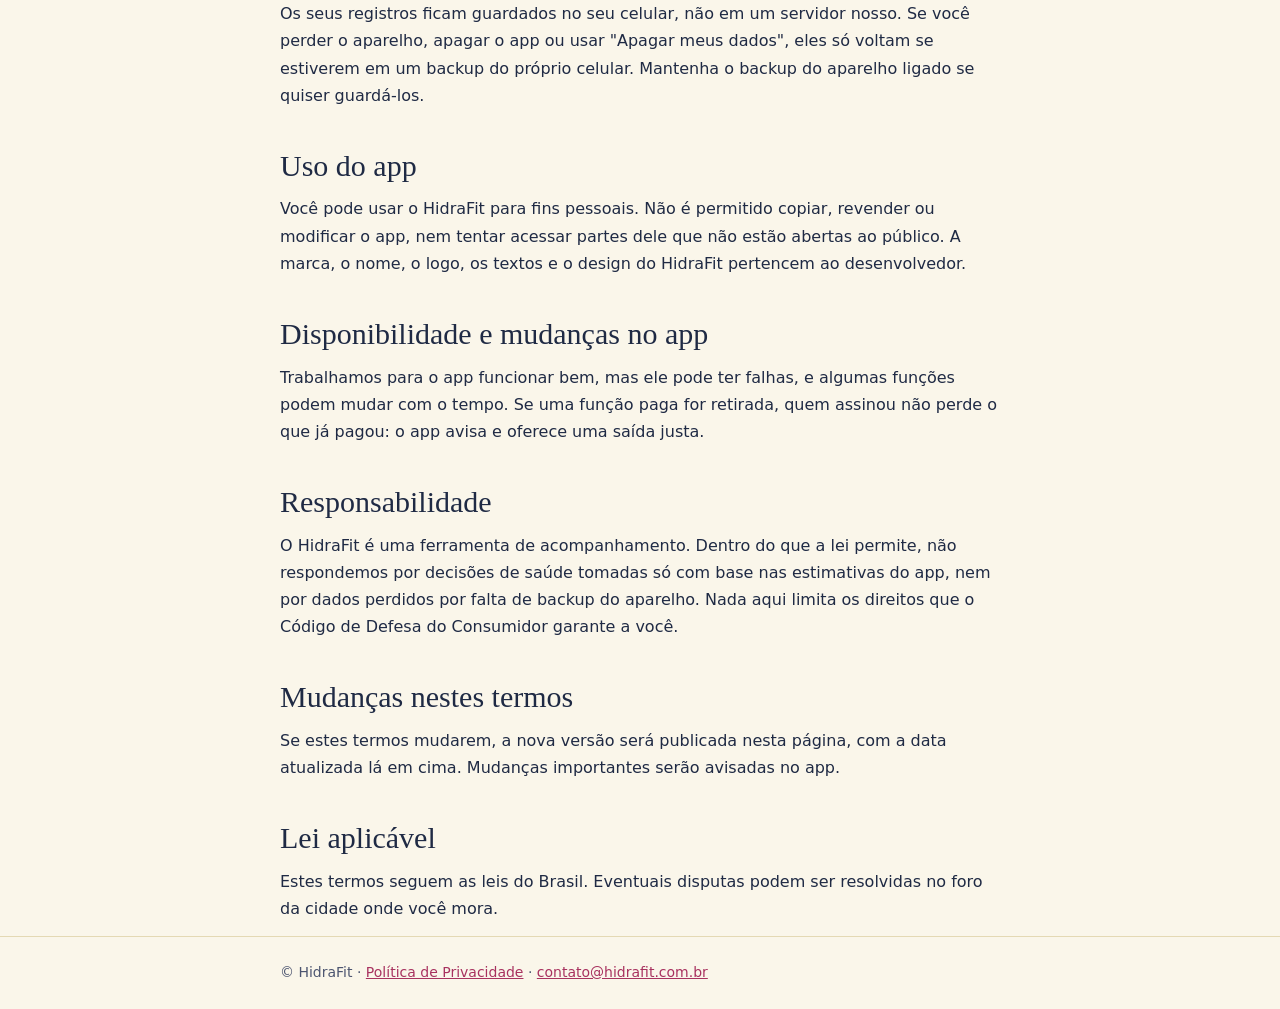
<file: termos/index.html>
<!doctype html>
<html lang="pt-BR">
<head>
<meta charset="utf-8">
<meta name="viewport" content="width=device-width, initial-scale=1">
<meta http-equiv="Content-Security-Policy" content="default-src 'self'; script-src 'none'; style-src 'self' 'unsafe-inline' https://fonts.googleapis.com; font-src https://fonts.gstatic.com; img-src 'self' data:; object-src 'none'; base-uri 'self'; form-action 'none'">
<meta name="referrer" content="strict-origin-when-cross-origin">
<title>Termos de Uso · HidraFit</title>
<link rel="icon" type="image/png" href="../favicon.png">
<meta name="description" content="As regras de uso do HidraFit e da assinatura Premium.">
<meta property="og:title" content="Termos de Uso · HidraFit">
<meta property="og:description" content="As regras de uso do HidraFit e da assinatura Premium.">
<meta property="og:type" content="website">
<meta property="og:url" content="https://hidrafit.com.br/termos/">
<meta property="og:image" content="https://hidrafit.com.br/og.png">
<meta property="og:image:width" content="1200">
<meta property="og:image:height" content="630">
<meta property="og:image:alt" content="Logo do HidraFit, uma gota com uma pessoa dentro, e a frase Beba mais. Viva melhor.">
<meta property="og:locale" content="pt_BR">
<meta name="twitter:card" content="summary_large_image">
<link rel="preconnect" href="https://fonts.googleapis.com">
<link rel="preconnect" href="https://fonts.gstatic.com" crossorigin>
<link href="https://fonts.googleapis.com/css2?family=Instrument+Serif:ital@0;1&family=Montserrat:wght@500;600;700&display=swap" rel="stylesheet">
<link rel="stylesheet" href="../legal.css">
</head>
<body>
<header>
  <div class="wrap">
    <a class="logo" href="../">Hidra<em>Fit</em></a>
    <h1>Termos de <em>Uso</em></h1>
    <p class="updated">Última atualização: 30 de outubro de 2026</p>
  </div>
</header>

<main class="wrap">
  <div class="box">
    <p><strong>Em resumo:</strong> o HidraFit ajuda você a acompanhar o que bebe e como dorme. O básico é grátis.
    O Premium é uma assinatura opcional, cobrada pela loja do seu celular, que você cancela quando quiser.
    O app não substitui orientação médica.</p>
  </div>

  <h2>Quem somos</h2>
  <p>O HidraFit é desenvolvido por <strong>Wesley Santos Medeiros</strong>. Contato:
  <a href="mailto:contato@hidrafit.com.br">contato@hidrafit.com.br</a>. Ao usar o app, você concorda com estes
  termos e com a <a href="../privacidade/">Política de Privacidade</a>.</p>

  <h2>Não é orientação médica</h2>
  <p>A meta de água, as calorias, o açúcar, a cafeína e as comparações de sono são <strong>estimativas gerais</strong>,
  feitas a partir de tabelas públicas e do que você informa. Elas não são diagnóstico, tratamento nem
  recomendação médica. Se você tem alguma condição de saúde (como problemas nos rins ou no coração), está grávida
  ou recebeu orientação para limitar líquidos, siga o que o seu médico disser.</p>

  <h2>O plano grátis</h2>
  <p>Registrar bebidas, os lembretes, a meta diária e o histórico da semana são grátis, sem anúncios e sem
  prazo para acabar.</p>

  <h2>O Premium</h2>
  <p>O Premium libera o histórico do mês e do ano, as bebidas criadas por você e os temas extras. Os planos,
  os preços e as condições aparecem na tela do Premium, dentro do app, antes de qualquer compra.</p>
  <ul>
    <li><strong>Mensal e anual:</strong> são assinaturas que <strong>renovam automaticamente</strong> pelo mesmo período,
    até você cancelar. A cobrança é feita na sua conta da App Store ou do Google Play.</li>
    <li><strong>Teste grátis:</strong> quando o plano oferecer um teste, você só é cobrado se não cancelar até o fim do
    teste. O app avisa antes de o teste acabar.</li>
    <li><strong>Para Sempre:</strong> é um pagamento único, sem renovação.</li>
    <li><strong>Como cancelar:</strong> nos ajustes de assinaturas da App Store ou do Google Play, ou pelo atalho em
    Ajustes, dentro do app. Para não ser cobrado no próximo período, cancele pelo menos 24 horas antes da renovação.
    Depois de cancelar, o Premium continua até o fim do período já pago.</li>
    <li><strong>Reembolsos:</strong> são pedidos à Apple ou ao Google, conforme as regras de cada loja. Isso não tira os
    seus direitos pelo Código de Defesa do Consumidor.</li>
    <li><strong>Restaurar compras:</strong> se você trocar de celular, use "Restaurar compras" no app com a mesma conta
    da loja.</li>
  </ul>

  <h2>Os seus registros</h2>
  <p>Os seus registros ficam guardados no seu celular, não em um servidor nosso. Se você perder o aparelho,
  apagar o app ou usar "Apagar meus dados", eles só voltam se estiverem em um backup do próprio celular.
  Mantenha o backup do aparelho ligado se quiser guardá-los.</p>

  <h2>Uso do app</h2>
  <p>Você pode usar o HidraFit para fins pessoais. Não é permitido copiar, revender ou modificar o app, nem tentar
  acessar partes dele que não estão abertas ao público. A marca, o nome, o logo, os textos e o design do
  HidraFit pertencem ao desenvolvedor.</p>

  <h2>Disponibilidade e mudanças no app</h2>
  <p>Trabalhamos para o app funcionar bem, mas ele pode ter falhas, e algumas funções podem mudar com o tempo.
  Se uma função paga for retirada, quem assinou não perde o que já pagou: o app avisa e oferece uma saída justa.</p>

  <h2>Responsabilidade</h2>
  <p>O HidraFit é uma ferramenta de acompanhamento. Dentro do que a lei permite, não respondemos por decisões de
  saúde tomadas só com base nas estimativas do app, nem por dados perdidos por falta de backup do aparelho.
  Nada aqui limita os direitos que o Código de Defesa do Consumidor garante a você.</p>

  <h2>Mudanças nestes termos</h2>
  <p>Se estes termos mudarem, a nova versão será publicada nesta página, com a data atualizada lá em cima.
  Mudanças importantes serão avisadas no app.</p>

  <h2>Lei aplicável</h2>
  <p>Estes termos seguem as leis do Brasil. Eventuais disputas podem ser resolvidas no foro da cidade onde você mora.</p>
</main>

<footer>
  <div class="wrap">© HidraFit · <a href="../privacidade/">Política de Privacidade</a> · <a href="mailto:contato@hidrafit.com.br">contato@hidrafit.com.br</a></div>
</footer>
</body>
</html>
</file>
<file: legal.css>
/* Privacy and terms pages. Values from replica/design/tokens.json (light) and tokens.dark.json (dark). */
:root{
  --bg:#faf6ea; --surface:#f3ebc8; --border:#e4d9b4;
  --text:#1f2a44; --text-muted:#4c5570; --accent:#f07eaa; --accent-text:#a8325f;
  --hero:#1f2a44; --on-hero:#f3ebc8; --hero-accent:#f07eaa;
  --display:'Instrument Serif', Georgia, serif;
  --sans:'Montserrat', system-ui, -apple-system, 'Segoe UI', Roboto, sans-serif;
  --r-md:14px;
}
@media (prefers-color-scheme: dark){
  :root{
    --bg:#121828; --surface:#1f2a44; --border:#334063;
    --text:#f3ebc8; --text-muted:#c2c4cc; --accent-text:#f07eaa;
  }
}
*{box-sizing:border-box; margin:0; padding:0}
body{background:var(--bg); color:var(--text); font:500 16px/1.7 var(--sans); -webkit-font-smoothing:antialiased}
a{color:var(--accent-text)}
header{background:var(--hero); color:var(--on-hero); padding:20px 0 44px}
.wrap{max-width:760px; margin:0 auto; padding:0 20px}
.logo{font-family:var(--display); font-size:28px; color:var(--on-hero); text-decoration:none}
.logo em{color:var(--hero-accent)}
h1{font-family:var(--display); font-weight:400; font-size:clamp(38px,7vw,54px); line-height:1.05; margin-top:36px}
h1 em{color:var(--hero-accent)}
.updated{color:#b9bfd0; font-size:14px; margin-top:10px}
main{padding:44px 0 64px}
h2{font-family:var(--display); font-weight:400; font-size:30px; line-height:1.15; margin:40px 0 12px}
p,ul{margin-bottom:14px}
ul{padding-left:22px}
li{margin-bottom:6px}
.box{background:var(--surface); border-radius:var(--r-md); padding:18px 20px; margin:20px 0}
.box p:last-child,.box ul:last-child{margin-bottom:0}
footer{border-top:1px solid var(--border); padding:24px 0; font-size:14px; color:var(--text-muted)}
</file>
